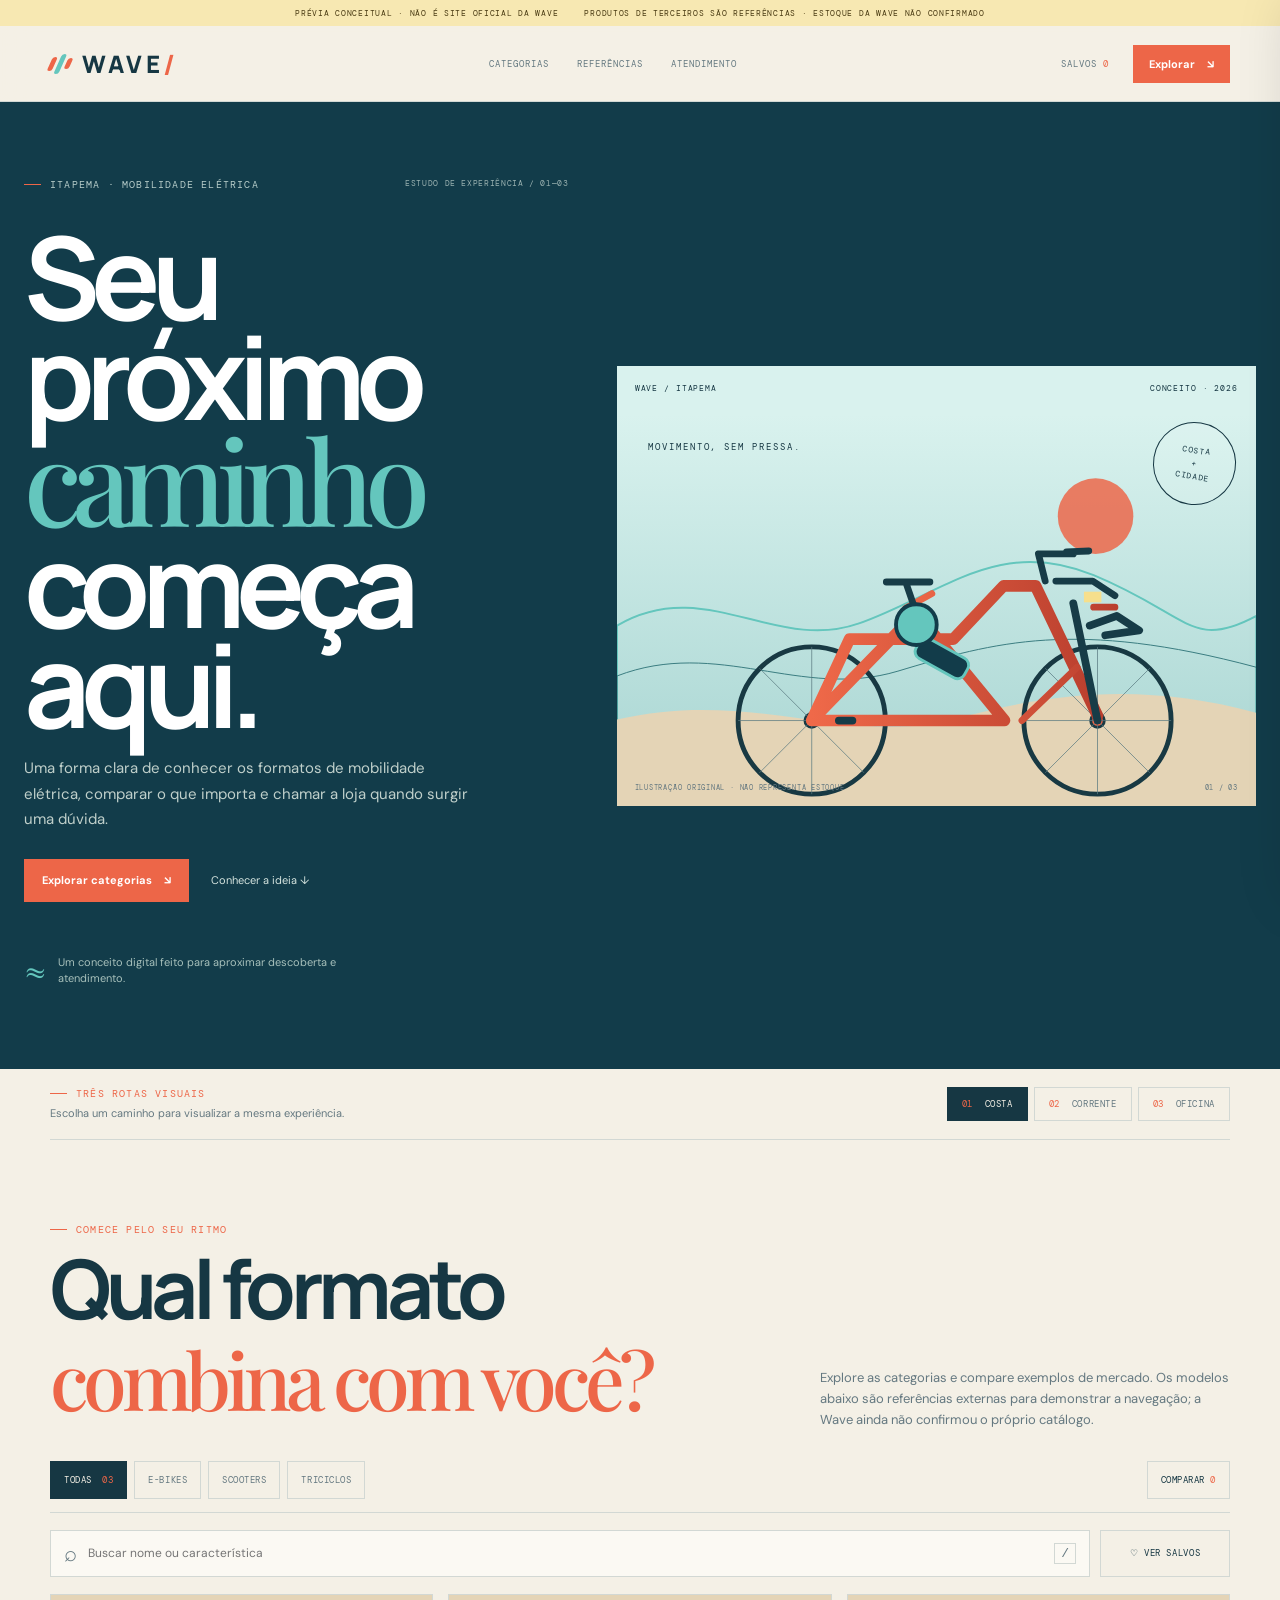
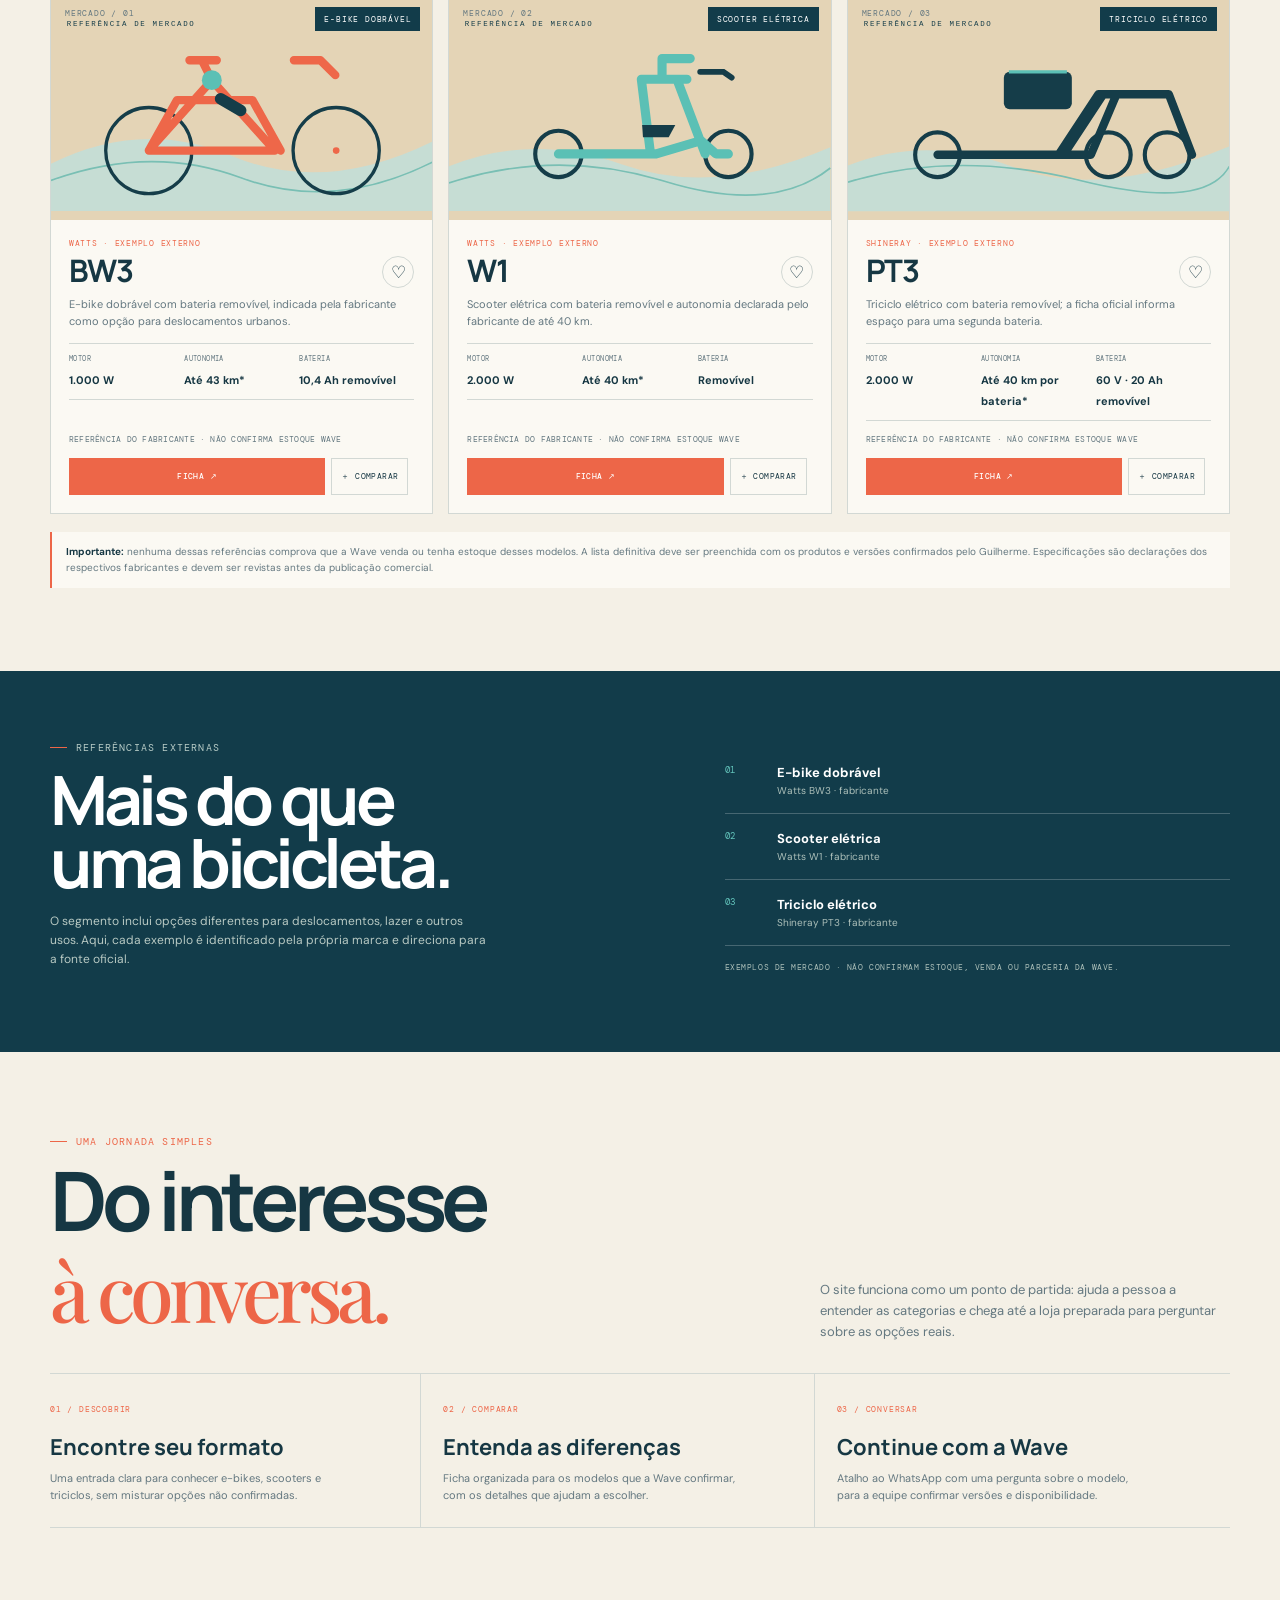
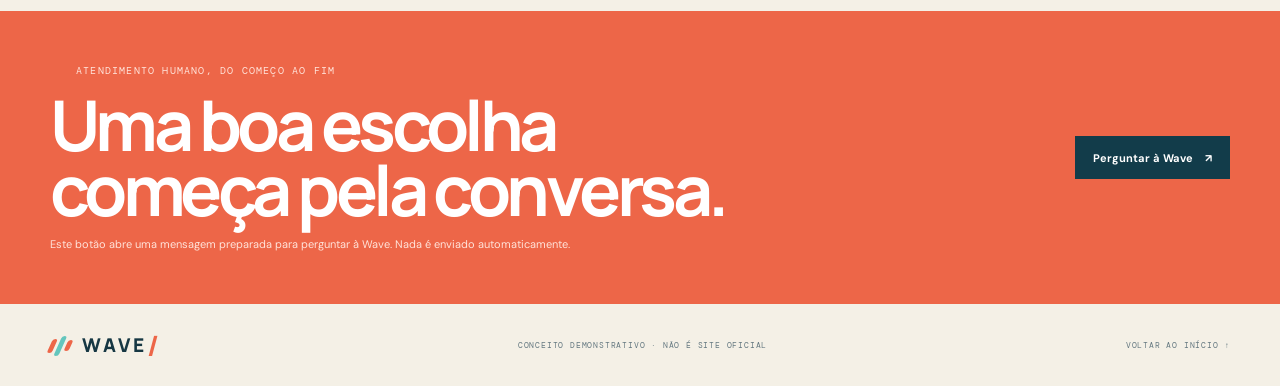
<file: index.html>
<!doctype html>
<html lang="pt-BR">
<head>
  <meta charset="utf-8">
  <meta name="viewport" content="width=device-width, initial-scale=1">
  <meta name="robots" content="noindex, nofollow">
  <meta name="theme-color" content="#123c4a">
  <meta name="description" content="Conceito demonstrativo de navegação para a Wave Bikes, em Itapema. Exemplos externos não confirmam produtos no estoque da loja.">
  <title>Wave Bikes — conceito de mobilidade em Itapema</title>
  <link rel="preconnect" href="https://fonts.googleapis.com">
  <link rel="preconnect" href="https://fonts.gstatic.com" crossorigin>
  <link href="https://fonts.googleapis.com/css2?family=DM+Mono:wght@400;500&family=DM+Sans:wght@400;500;600;700&family=Manrope:wght@400;500;600;700;800&family=Playfair+Display:ital,wght@0,500;0,600;1,500;1,600&display=swap" rel="stylesheet">
  <link rel="stylesheet" href="styles.css?v=wave-20261027">
  <script src="script.js?v=wave-20261027" defer></script>
</head>
<body data-theme="0">
  <div class="concept-alert"><span>PRÉVIA CONCEITUAL · NÃO É SITE OFICIAL DA WAVE</span><span>PRODUTOS DE TERCEIROS SÃO REFERÊNCIAS · ESTOQUE DA WAVE NÃO CONFIRMADO</span></div>
  <header class="site-header" id="top">
    <a class="brand" href="#top" aria-label="Wave início"><span class="brand-mark" aria-hidden="true"><i></i><i></i><i></i></span>WAVE<span class="brand-dot">/</span></a>
    <nav class="nav" id="main-nav" aria-label="Navegação principal">
      <a href="#categorias">Categorias</a><a href="#referencias">Referências</a><a href="#atendimento">Atendimento</a>
    </nav>
    <div class="nav-actions"><button id="saved-filter" class="saved-filter" type="button" aria-pressed="false">Salvos <span id="saved-count">0</span></button><a href="#categorias" class="nav-cta">Explorar <span aria-hidden="true">↘</span></a></div>
    <button class="menu-toggle" id="menu-toggle" type="button" aria-expanded="false" aria-controls="main-nav" aria-label="Abrir menu"><span></span><span></span></button>
  </header>

  <main>
    <section class="hero">
      <div class="hero-wrap">
        <div class="hero-copy">
          <div class="hero-kicker"><span class="eyebrow"><i></i> ITAPEMA · MOBILIDADE ELÉTRICA</span><span class="hero-sequence">ESTUDO DE EXPERIÊNCIA / 01—03</span></div>
          <h1>Seu próximo<br><em>caminho</em><br>começa aqui.</h1>
          <p>Uma forma clara de conhecer os formatos de mobilidade elétrica, comparar o que importa e chamar a loja quando surgir uma dúvida.</p>
          <div class="hero-actions"><a class="button button-primary" href="#categorias">Explorar categorias <span aria-hidden="true">↘</span></a><a class="text-link" href="#ideia">Conhecer a ideia <span aria-hidden="true">↓</span></a></div>
          <div class="hero-note"><span class="wave-symbol" aria-hidden="true">≈</span><span>Um conceito digital feito para aproximar descoberta e atendimento.</span></div>
        </div>
        <div class="hero-visual">
          <div class="visual-top"><span>WAVE / ITAPEMA</span><span>CONCEITO · 2026</span></div>
          <svg class="hero-bike" viewBox="0 0 660 410" role="img" aria-labelledby="hero-bike-title hero-bike-desc">
            <title id="hero-bike-title">Ilustração conceitual de uma bicicleta elétrica urbana</title>
            <desc id="hero-bike-desc">Ilustração original, não representa um modelo específico vendido pela Wave.</desc>
            <defs><linearGradient id="frame" x1="0" x2="1"><stop stop-color="var(--bike-frame-a)"/><stop offset="1" stop-color="var(--bike-frame-b)"/></linearGradient><linearGradient id="sky" x1="0" x2="0" y1="0" y2="1"><stop stop-color="var(--sky-a)"/><stop offset="1" stop-color="var(--sky-b)"/></linearGradient></defs>
            <path class="sky" d="M0 0h660v410H0z"/><circle class="sun" cx="494" cy="105" r="39"/>
            <path class="coast-line coast-one" d="M0 218c90-53 163 28 249-2s144-91 243-50 101 78 168 42v202H0z"/><path class="coast-line coast-two" d="M0 270c104-40 190 25 290-5s183-54 370-4v149H0z"/>
            <path class="ground" d="M0 315c139-33 243 29 351-1s201-35 309-6v102H0z"/>
            <g class="bike" transform="translate(57 40)">
              <circle class="wheel" cx="144" cy="276" r="76"/><circle class="wheel" cx="439" cy="276" r="76"/>
              <circle class="hub" cx="144" cy="276" r="7"/><circle class="hub" cx="439" cy="276" r="7"/>
              <g class="spokes"><path d="M144 200v152M68 276h152m-130-54 108 108m0-108L90 330M439 200v152m-76-76h152m-130-54 108 108m0-108L385 330"/></g>
              <path class="bike-frame" d="m144 276 108-111 91 111H144l39-84h107l52-55 33 0 64 134"/>
              <path class="bike-frame thin" d="m241 160 27-15m93 131 57-55m17-62 22 0"/>
              <path class="fork" d="m414 155 25 121m-267 0 14 0"/>
              <path class="seatpost" d="m252 165-11-32m-20 0h45m130-1h38l23 15"/>
              <path class="handle" d="m385 132-7-28h36m-7-2 23-1"/>
              <rect class="battery" x="259" y="188" width="57" height="23" rx="8" transform="rotate(29 259 188)"/>
              <path class="motor" d="M252 156c-12 0-21 9-21 21s9 21 21 21 21-9 21-21-9-21-21-21z"/>
              <path class="light" d="M425 143h18v11h-18z"/><path class="rack" d="m431 178 28-10 23 15-35 5"/>
            </g>
            <text class="hero-visual-label" x="32" y="37">MOVIMENTO, SEM PRESSA.</text>
          </svg>
          <div class="hero-caption"><span>ILUSTRAÇÃO ORIGINAL · NÃO REPRESENTA ESTOQUE</span><span>01 / 03</span></div>
          <div class="hero-stamp">COSTA<br>+<br>CIDADE</div>
        </div>
      </div>
    </section>

    <section class="design-switch wrap" aria-label="Três direções visuais">
      <div class="switch-copy"><span class="eyebrow"><i></i> TRÊS ROTAS VISUAIS</span><p>Escolha um caminho para visualizar a mesma experiência.</p></div>
      <div class="theme-controls" role="group" aria-label="Selecionar direção visual">
        <button type="button" data-theme-choice="0" aria-pressed="true"><span>01</span> Costa</button>
        <button type="button" data-theme-choice="1" aria-pressed="false"><span>02</span> Corrente</button>
        <button type="button" data-theme-choice="2" aria-pressed="false"><span>03</span> Oficina</button>
      </div>
    </section>

    <section class="section wrap categories-section" id="categorias">
      <div class="section-head"><div><span class="eyebrow"><i></i> COMECE PELO SEU RITMO</span><h2>Qual formato<br><em>combina com você?</em></h2></div><p>Explore as categorias e compare exemplos de mercado. Os modelos abaixo são referências externas para demonstrar a navegação; a Wave ainda não confirmou o próprio catálogo.</p></div>
      <div class="category-tabs" role="group" aria-label="Filtrar referências por categoria">
        <button class="category-tab is-active" type="button" data-filter="all" aria-pressed="true">Todas <span>03</span></button>
        <button class="category-tab" type="button" data-filter="bike" aria-pressed="false">E-bikes</button>
        <button class="category-tab" type="button" data-filter="scooter" aria-pressed="false">Scooters</button>
        <button class="category-tab" type="button" data-filter="trike" aria-pressed="false">Triciclos</button>
        <button id="compare-trigger" class="compare-trigger" type="button" aria-pressed="false">Comparar <span id="compare-count">0</span></button>
      </div>
      <div class="catalog-tools">
        <label class="searchbox"><span aria-hidden="true">⌕</span><input id="catalog-search" type="search" placeholder="Buscar nome ou característica" aria-label="Buscar nas referências do catálogo" autocomplete="off"><kbd>/</kbd></label>
        <button class="saved-toggle" id="saved-catalog-toggle" type="button" aria-pressed="false">♡ Ver salvos</button>
      </div>
      <div class="product-grid" id="product-grid" aria-live="polite"></div>
      <p class="catalog-note"><strong>Importante:</strong> nenhuma dessas referências comprova que a Wave venda ou tenha estoque desses modelos. A lista definitiva deve ser preenchida com os produtos e versões confirmados pelo Guilherme. Especificações são declarações dos respectivos fabricantes e devem ser revistas antes da publicação comercial.</p>
    </section>

    <section class="market-strip" id="referencias">
      <div class="wrap market-content"><div><span class="eyebrow"><i></i> REFERÊNCIAS EXTERNAS</span><h2>Mais do que<br>uma bicicleta.</h2><p>O segmento inclui opções diferentes para deslocamentos, lazer e outros usos. Aqui, cada exemplo é identificado pela própria marca e direciona para a fonte oficial.</p></div><div class="market-list"><div><span>01</span><strong>E-bike dobrável</strong><small>Watts BW3 · fabricante</small></div><div><span>02</span><strong>Scooter elétrica</strong><small>Watts W1 · fabricante</small></div><div><span>03</span><strong>Triciclo elétrico</strong><small>Shineray PT3 · fabricante</small></div><p>EXEMPLOS DE MERCADO · NÃO CONFIRMAM ESTOQUE, VENDA OU PARCERIA DA WAVE.</p></div></div>
    </section>

    <section class="section wrap idea-section" id="ideia">
      <div class="section-head"><div><span class="eyebrow"><i></i> UMA JORNADA SIMPLES</span><h2>Do interesse<br><em>à conversa.</em></h2></div><p>O site funciona como um ponto de partida: ajuda a pessoa a entender as categorias e chega até a loja preparada para perguntar sobre as opções reais.</p></div>
      <div class="journey">
        <article><span>01 / DESCOBRIR</span><h3>Encontre seu formato</h3><p>Uma entrada clara para conhecer e-bikes, scooters e triciclos, sem misturar opções não confirmadas.</p></article>
        <article><span>02 / COMPARAR</span><h3>Entenda as diferenças</h3><p>Ficha organizada para os modelos que a Wave confirmar, com os detalhes que ajudam a escolher.</p></article>
        <article><span>03 / CONVERSAR</span><h3>Continue com a Wave</h3><p>Atalho ao WhatsApp com uma pergunta sobre o modelo, para a equipe confirmar versões e disponibilidade.</p></article>
      </div>
    </section>

    <section class="cta-band" id="atendimento"><div class="wrap cta-inner"><div><span class="eyebrow"><i></i> ATENDIMENTO HUMANO, DO COMEÇO AO FIM</span><h2>Uma boa escolha<br>começa pela conversa.</h2><p>Este botão abre uma mensagem preparada para perguntar à Wave. Nada é enviado automaticamente.</p></div><a class="button button-dark" id="wave-contact" href="https://wa.me/5547989215624" target="_blank" rel="noopener noreferrer">Perguntar à Wave <span aria-hidden="true">↗</span></a></div></section>
  </main>

  <footer class="footer"><div class="wrap footer-inner"><a class="brand" href="#top"><span class="brand-mark" aria-hidden="true"><i></i><i></i><i></i></span>WAVE<span class="brand-dot">/</span></a><p>CONCEITO DEMONSTRATIVO · NÃO É SITE OFICIAL</p><a href="#top">Voltar ao início ↑</a></div></footer>
  <aside class="compare-panel" id="compare-panel" role="dialog" aria-modal="true" tabindex="-1" aria-hidden="true" aria-labelledby="compare-title"><div class="compare-head"><div><span class="eyebrow">COMPARAÇÃO RÁPIDA · ATÉ TRÊS</span><h2 id="compare-title">Lado a lado.</h2></div><button id="compare-close" type="button" aria-label="Fechar comparação">×</button></div><div id="compare-items" class="compare-items"></div><p class="panel-note">Referências de mercado, sem confirmação de estoque na Wave.</p><a href="https://wa.me/5547989215624" id="compare-contact" class="button button-primary" target="_blank" rel="noopener noreferrer">Perguntar à Wave ↗</a></aside>
  <div class="scrim" id="scrim" hidden></div>
  <dialog class="product-dialog" id="product-dialog"><button class="dialog-close" type="button" aria-label="Fechar detalhes">×</button><div id="dialog-content"></div></dialog>
  <div class="toast" id="toast" role="status" aria-live="polite"></div>
</body>
</html>
</file>
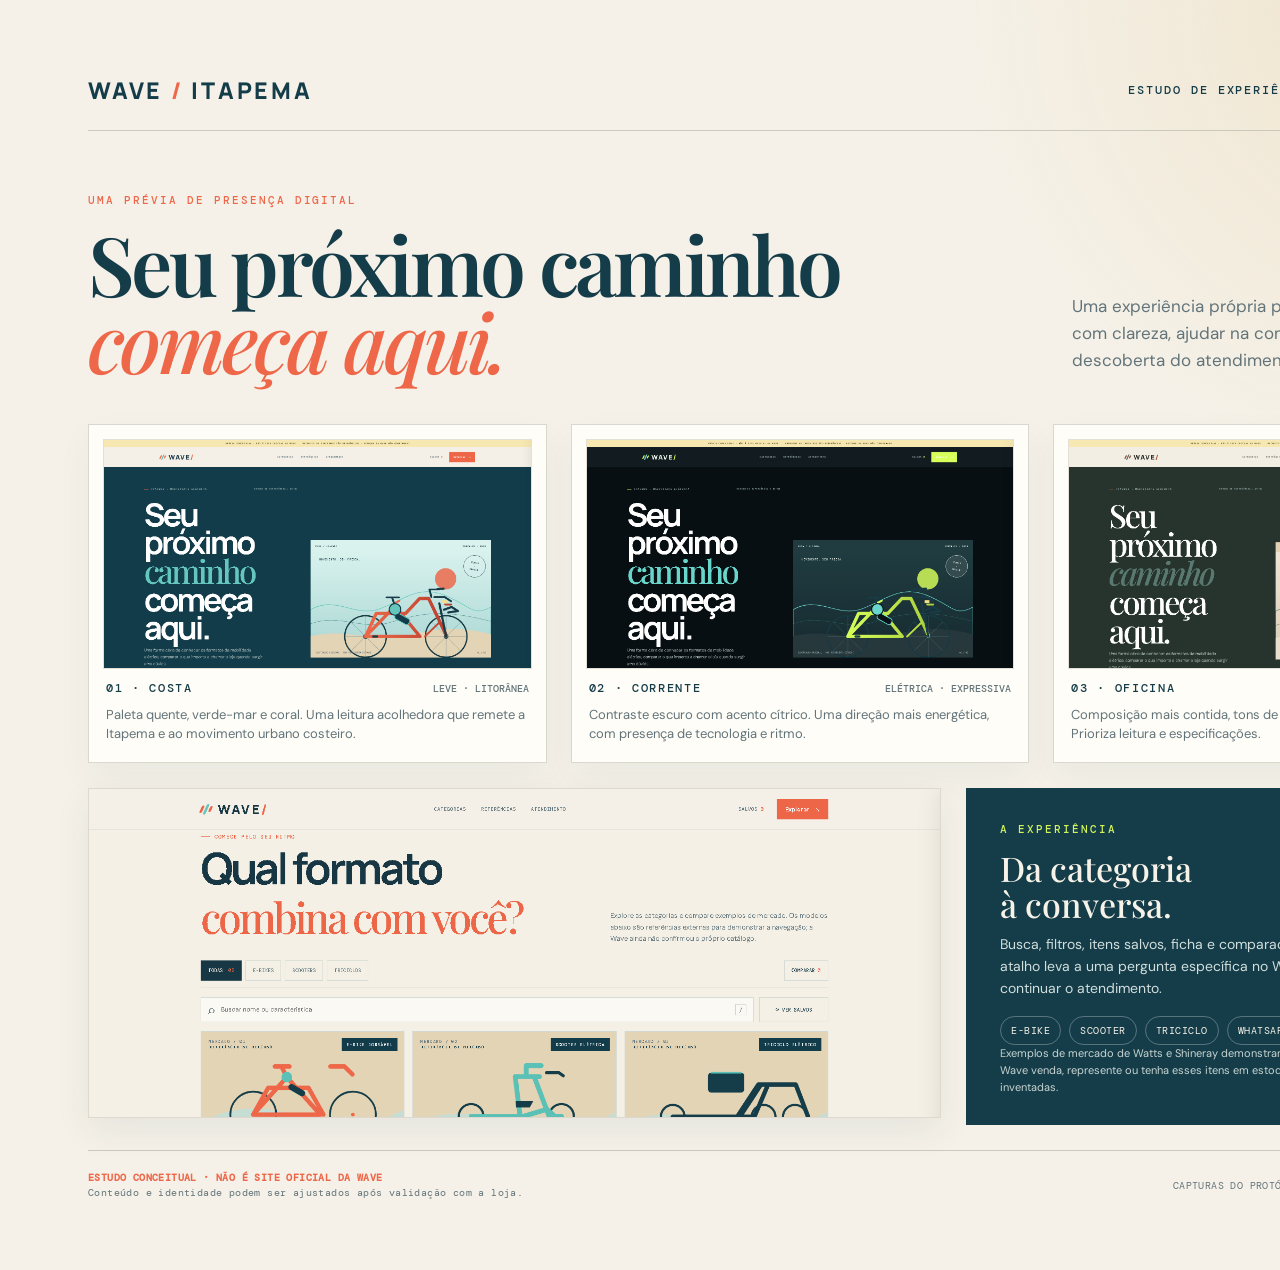
<file: arte/apresentacao.html>
<!doctype html>
<html lang="pt-BR">
<head>
<meta charset="utf-8"><meta name="viewport" content="width=device-width,initial-scale=1">
<title>Wave Bikes — estudo visual</title>
<style>
@import url('https://fonts.googleapis.com/css2?family=DM+Mono:wght@400;500&family=DM+Sans:wght@400;500;600;700&family=Manrope:wght@400;500;600;700;800&family=Playfair+Display:ital,wght@0,500;0,600;1,500&display=swap');
:root{--ink:#153d49;--muted:#62747a;--paper:#f5f1e8;--coral:#ee6749;--mint:#5bc0b5;--lime:#d0f45a}*{box-sizing:border-box}body{margin:0;background:var(--paper);color:var(--ink);font-family:'DM Sans',sans-serif}.sheet{width:1600px;min-height:1260px;margin:auto;padding:74px 88px 70px;background:radial-gradient(circle at 90% 0%,#efe3cb 0,transparent 25%),var(--paper);overflow:hidden}.top{display:flex;justify-content:space-between;align-items:center;border-bottom:1px solid #c9c9bd;padding-bottom:24px;font:500 12px 'DM Mono',monospace;letter-spacing:.16em}.brand{font:800 23px Manrope,sans-serif;letter-spacing:.12em}.brand i{color:var(--coral);font-style:normal}.eyebrow{font:500 11px 'DM Mono',monospace;letter-spacing:.18em;color:var(--coral)}.intro{display:grid;grid-template-columns:1fr 440px;align-items:end;gap:100px;padding:57px 0 45px}.intro h1{font:600 82px/.94 'Playfair Display',serif;letter-spacing:-.045em;margin:16px 0 0;max-width:900px}.intro h1 em{color:var(--coral);font-weight:500}.intro p{font:400 17px/1.6 'DM Sans',sans-serif;color:var(--muted);margin:0 0 5px}.routes{display:grid;grid-template-columns:repeat(3,1fr);gap:24px}.route{background:#fffdf7;border:1px solid #d9d7ce;padding:14px 14px 18px;box-shadow:0 15px 35px #153d490c}.route img{display:block;width:100%;height:230px;object-fit:cover;object-position:top;border:1px solid #e5e0d6}.route-head{display:flex;justify-content:space-between;align-items:center;padding:11px 3px 6px}.route-head b{font:500 12px 'DM Mono',monospace;letter-spacing:.14em}.route-head span{font:500 10px 'DM Mono',monospace;color:var(--muted)}.route p{margin:4px 3px 0;color:var(--muted);font-size:13px;line-height:1.45}.catalog{margin-top:25px;display:grid;grid-template-columns:1.22fr .78fr;gap:25px;align-items:stretch}.catalog img{width:100%;height:330px;object-fit:cover;object-position:top;border:1px solid #ded9cf;box-shadow:0 12px 34px #153d4912}.note{background:#153d49;color:#f6f2e8;padding:29px 34px;display:flex;flex-direction:column;justify-content:space-between}.note h2{font:500 34px/1.05 'Playfair Display',serif;margin:13px 0 12px}.note p{font-size:14px;line-height:1.55;color:#d0dedc;margin:0}.chips{display:flex;gap:8px;flex-wrap:wrap;margin-top:17px}.chips span{border:1px solid #ffffff48;border-radius:30px;padding:7px 10px;font:10px 'DM Mono',monospace;letter-spacing:.05em}.bottom{display:flex;justify-content:space-between;gap:30px;align-items:center;border-top:1px solid #c9c9bd;padding-top:19px;margin-top:25px;color:var(--muted);font:10px/1.5 'DM Mono',monospace;letter-spacing:.04em}.bottom strong{color:var(--coral)}
</style>
</head>
<body><main class="sheet">
  <header class="top"><div class="brand">WAVE<i> /</i> ITAPEMA</div><div>ESTUDO DE EXPERIÊNCIA DIGITAL · 27 OUT 2026</div></header>
  <section class="intro"><div><span class="eyebrow">UMA PRÉVIA DE PRESENÇA DIGITAL</span><h1>Seu próximo caminho<br><em>começa aqui.</em></h1></div><p>Uma experiência própria para apresentar categorias com clareza, ajudar na comparação e aproximar a descoberta do atendimento da Wave.</p></section>
  <section class="routes" aria-label="Três direções visuais">
    <article class="route"><img src="costa.png" alt="Captura real do protótipo na direção Costa"><div class="route-head"><b>01 · COSTA</b><span>LEVE · LITORÂNEA</span></div><p>Paleta quente, verde-mar e coral. Uma leitura acolhedora que remete a Itapema e ao movimento urbano costeiro.</p></article>
    <article class="route"><img src="corrente.png" alt="Captura real do protótipo na direção Corrente"><div class="route-head"><b>02 · CORRENTE</b><span>ELÉTRICA · EXPRESSIVA</span></div><p>Contraste escuro com acento cítrico. Uma direção mais energética, com presença de tecnologia e ritmo.</p></article>
    <article class="route"><img src="oficina.png" alt="Captura real do protótipo na direção Oficina"><div class="route-head"><b>03 · OFICINA</b><span>EDITORIAL · TÉCNICA</span></div><p>Composição mais contida, tons de oficina e hierarquia editorial. Prioriza leitura e especificações.</p></article>
  </section>
  <section class="catalog"><img src="catalogo.png" alt="Captura real da navegação de catálogo com comparação de e-bike, scooter e triciclo"><div class="note"><div><span class="eyebrow" style="color:#d0f45a">A EXPERIÊNCIA</span><h2>Da categoria<br>à conversa.</h2><p>Busca, filtros, itens salvos, ficha e comparação lado a lado; depois, um atalho leva a uma pergunta específica no WhatsApp para a equipe continuar o atendimento.</p><div class="chips"><span>E-BIKE</span><span>SCOOTER</span><span>TRICICLO</span><span>WHATSAPP</span></div></div><p style="font-size:11px;color:#c8d4d2">Exemplos de mercado de Watts e Shineray demonstram a navegação. Não confirmam que a Wave venda, represente ou tenha esses itens em estoque. Sem preço, estoque ou condições inventadas.</p></div></section>
  <footer class="bottom"><span><strong>ESTUDO CONCEITUAL · NÃO É SITE OFICIAL DA WAVE</strong><br>Conteúdo e identidade podem ser ajustados após validação com a loja.</span><span>CAPTURAS DO PROTÓTIPO RESPONSIVO · 3 DIREÇÕES VISUAIS</span></footer>
</main></body></html>
</file>
<file: styles.css>
:root{--bg:#f4f0e6;--panel:#fbf9f3;--ink:#163743;--muted:#647880;--line:#d2d8d4;--accent:#ed6648;--accent2:#64c6bd;--deep:#123c4a;--sand:#e4d4b6;--sky-a:#d9f2ee;--sky-b:#a6d4d1;--bike-frame-a:#ef6949;--bike-frame-b:#ba3f2e;--serif:"Playfair Display",Georgia,serif;--sans:"DM Sans",Arial,sans-serif;--display:Manrope,Arial,sans-serif;--mono:"DM Mono",monospace;font-family:var(--sans);color:var(--ink);background:var(--bg);font-synthesis:none}
*{box-sizing:border-box}html{scroll-behavior:smooth}body{margin:0;background:var(--bg);color:var(--ink);transition:background .3s,color .3s}body[data-theme="1"]{--bg:#111b20;--panel:#1a292d;--ink:#edf5ed;--muted:#9eafad;--line:#34474a;--accent:#d7ff59;--accent2:#69d6cb;--deep:#081216;--sand:#26383b;--sky-a:#203c40;--sky-b:#15292f;--bike-frame-a:#d7ff59;--bike-frame-b:#a9cf3d}
body[data-theme="2"]{--bg:#f2eee4;--panel:#fffdf7;--ink:#282d28;--muted:#767467;--line:#d9d4c7;--accent:#9f4b34;--accent2:#597970;--deep:#27342e;--sand:#e7dfce;--sky-a:#ece5d5;--sky-b:#d8cbb4;--bike-frame-a:#a74931;--bike-frame-b:#753a2e}
button,input,a{font:inherit}button{cursor:pointer}a{color:inherit}button:focus-visible,a:focus-visible,input:focus-visible{outline:3px solid var(--accent);outline-offset:3px}.wrap{width:min(1180px,calc(100% - 48px));margin-inline:auto}.eyebrow{font:10px var(--mono);letter-spacing:.12em;text-transform:uppercase;color:var(--muted);display:flex;align-items:center;gap:9px}.eyebrow i{width:17px;height:1px;background:var(--accent);display:inline-block}
.concept-alert{background:#f7e8b2;color:#4a3b13;display:flex;justify-content:center;align-items:center;gap:26px;padding:8px 14px;text-align:center;font:8px var(--mono);letter-spacing:.09em;text-transform:uppercase}.site-header{height:76px;position:sticky;top:0;z-index:30;background:color-mix(in srgb,var(--bg) 93%,transparent);backdrop-filter:blur(14px);border-bottom:1px solid var(--line);display:flex;align-items:center;justify-content:space-between;padding-inline:max(24px,calc((100vw - 1180px)/2));gap:20px}.brand{text-decoration:none;display:inline-flex;align-items:center;gap:8px;font:800 24px var(--display);letter-spacing:.16em}.brand-mark{height:21px;width:24px;display:flex;align-items:center;gap:3px;transform:skew(-24deg)}.brand-mark i{display:block;width:5px;background:var(--accent);border-radius:9px;height:14px}.brand-mark i:nth-child(2){height:20px;background:var(--accent2)}.brand-mark i:nth-child(3){height:11px}.brand-dot{color:var(--accent);font:700 28px var(--display);letter-spacing:0;margin-left:-8px}.nav{display:flex;align-items:center;gap:28px}.nav a,.saved-filter{font:9px var(--mono);letter-spacing:.11em;text-transform:uppercase;color:var(--muted);text-decoration:none}.nav a:hover,.saved-filter:hover{color:var(--ink)}.nav-actions{display:flex;align-items:center;gap:14px}.saved-filter{border:0;background:transparent;padding:10px}.saved-filter span{color:var(--accent)}.nav-cta,.button{min-height:43px;padding:0 17px;display:inline-flex;align-items:center;justify-content:center;gap:12px;text-decoration:none;font-size:11px;font-weight:700;border:1px solid var(--accent);background:var(--accent);color:#fff;transition:transform .2s,filter .2s}.nav-cta:hover,.button:hover{transform:translateY(-2px);filter:brightness(1.06)}.nav-cta{min-height:38px;padding-inline:15px}.button-primary{background:var(--accent);color:#fff}.button-dark{background:var(--deep);border-color:var(--deep);color:#fff}.menu-toggle{display:none;border:1px solid var(--line);background:transparent;color:var(--ink);width:40px;height:40px}.menu-toggle span{display:block;width:16px;height:1px;background:currentColor;margin:5px auto}
.hero{background:var(--deep);color:#fff;overflow:hidden}.hero-wrap{width:min(1300px,calc(100% - 48px));margin:auto;padding:76px 0 74px;display:grid;grid-template-columns:.92fr 1.08fr;gap:48px;align-items:center}.hero-kicker{display:flex;justify-content:space-between;gap:16px}.hero-kicker .eyebrow{color:#b6ccc9}.hero-sequence{font:8px var(--mono);letter-spacing:.08em;color:#9bb2b1}.hero-copy h1{font:700 clamp(70px,9vw,120px)/.87 var(--display);letter-spacing:-.075em;margin:35px 0 22px;max-width:650px}.hero-copy h1 em{font:500 1.02em/.89 var(--serif);letter-spacing:-.08em;color:var(--accent2)}.hero-copy>p{max-width:445px;color:#c0d0cb;font-size:15px;line-height:1.7}.hero-actions{display:flex;align-items:center;gap:22px;flex-wrap:wrap;margin-top:26px}.hero-actions .button{background:var(--accent);border-color:var(--accent)}.text-link{color:#d5e4df;font-size:11px;text-decoration:none;text-underline-offset:5px}.text-link:hover{text-decoration:underline}.hero-note{display:flex;align-items:center;gap:12px;color:#a7c0bb;font-size:11px;line-height:1.4;max-width:350px;margin-top:45px}.wave-symbol{color:var(--accent2);font:36px var(--serif)}
.hero-visual{position:relative;background:var(--sky-a);min-height:440px;overflow:hidden}.visual-top,.hero-caption{display:flex;justify-content:space-between;position:absolute;left:18px;right:18px;z-index:2;font:8px var(--mono);letter-spacing:.11em;color:var(--ink)}.visual-top{top:17px}.hero-caption{bottom:14px;color:var(--muted);font-size:7px}.hero-bike{position:absolute;inset:6% 0 0;width:100%;height:100%}.sky{fill:url(#sky)}.sun{fill:var(--accent);opacity:.83}.coast-line{fill:none;stroke:var(--accent2);stroke-width:2}.coast-two{stroke:color-mix(in srgb,var(--accent2) 45%,var(--deep));stroke-width:1}.ground{fill:var(--sand)}.wheel{fill:none;stroke:#183943;stroke-width:5}.hub{fill:var(--accent);stroke:#183943;stroke-width:3}.spokes{stroke:#597980;stroke-width:1;opacity:.75}.bike-frame{fill:none;stroke:url(#frame);stroke-width:12;stroke-linecap:round;stroke-linejoin:round}.bike-frame.thin{stroke-width:7}.fork,.seatpost,.handle,.rack{fill:none;stroke:#173c47;stroke-width:8;stroke-linecap:round;stroke-linejoin:round}.seatpost,.handle{stroke-width:7}.battery{fill:var(--deep);stroke:var(--accent2);stroke-width:3}.motor{fill:var(--accent2);stroke:var(--deep);stroke-width:4}.light{fill:#f6df8c}.hero-visual-label{font:9px var(--mono);fill:var(--ink);letter-spacing:2px}.hero-stamp{position:absolute;right:20px;top:56px;width:83px;height:83px;border:1px solid var(--ink);border-radius:50%;display:grid;place-items:center;text-align:center;color:var(--ink);font:8px/1.6 var(--mono);letter-spacing:.09em;transform:rotate(9deg);background:#ffffff18}
.design-switch{padding:18px 0;border-bottom:1px solid var(--line);display:flex;align-items:center;justify-content:space-between;gap:20px}.switch-copy .eyebrow{color:var(--accent)}.switch-copy p{margin:6px 0 0;font-size:11px;color:var(--muted)}.theme-controls{display:flex;gap:6px}.theme-controls button{border:1px solid var(--line);color:var(--muted);background:transparent;padding:10px 14px;font:9px var(--mono);letter-spacing:.07em;text-transform:uppercase}.theme-controls button span{color:var(--accent);margin-right:6px}.theme-controls button[aria-pressed=true]{background:var(--ink);border-color:var(--ink);color:var(--bg)}
.section{padding:83px 0}.section-head{display:flex;justify-content:space-between;align-items:end;gap:35px;margin-bottom:30px}.section-head .eyebrow{color:var(--accent)}.section-head h2,.market-content h2,.cta-inner h2{font:700 clamp(51px,7vw,82px)/.93 var(--display);letter-spacing:-.065em;margin:14px 0 0}.section-head h2 em{font:500 .96em var(--serif);letter-spacing:-.07em;color:var(--accent)}.section-head>p{max-width:410px;color:var(--muted);font-size:13px;line-height:1.65;margin:0}.category-tabs{display:flex;align-items:center;gap:7px;border-bottom:1px solid var(--line);padding-bottom:13px;flex-wrap:wrap}.category-tab,.compare-trigger{height:38px;padding:0 13px;background:transparent;border:1px solid var(--line);color:var(--muted);font:9px var(--mono);letter-spacing:.06em;text-transform:uppercase}.category-tab.is-active,.category-tab[aria-pressed=true]{background:var(--ink);border-color:var(--ink);color:var(--bg)}.category-tab span{color:var(--accent);margin-left:5px}.compare-trigger{margin-left:auto;color:var(--ink)}.compare-trigger span{color:var(--accent)}.catalog-tools{display:flex;gap:10px;margin:17px 0}.searchbox{height:47px;display:flex;align-items:center;gap:9px;flex:1;border:1px solid var(--line);background:var(--panel);padding:0 13px}.searchbox>span{font-size:22px;color:var(--muted)}.searchbox input{border:0;outline:0;background:transparent;color:var(--ink);width:100%;font-size:12px}.searchbox kbd{border:1px solid var(--line);padding:2px 6px;color:var(--muted)}.saved-toggle{min-width:130px;background:transparent;border:1px solid var(--line);color:var(--ink);font:9px var(--mono);letter-spacing:.07em;text-transform:uppercase}.saved-toggle[aria-pressed=true]{border-color:var(--accent);color:var(--accent)}
.product-grid{display:grid;grid-template-columns:repeat(3,minmax(0,1fr));gap:15px}.product-card{background:var(--panel);border:1px solid var(--line);display:flex;flex-direction:column;min-width:0;transition:transform .2s,border-color .2s}.product-card:hover{transform:translateY(-3px);border-color:var(--accent)}.product-art{height:225px;background:var(--sand);position:relative;overflow:hidden;display:grid;place-items:center}.product-art svg{width:100%;height:100%;transition:transform .35s}.product-card:hover .product-art svg{transform:scale(1.035)}.product-number,.product-badge{position:absolute;z-index:1;font:8px var(--mono);letter-spacing:.1em;text-transform:uppercase}.product-number{top:13px;left:14px;color:var(--muted)}.product-badge{right:12px;top:12px;background:var(--deep);color:white;padding:7px 9px}.product-copy{padding:18px;display:flex;flex-direction:column;flex:1}.product-source{color:var(--accent);font:8px var(--mono);letter-spacing:.09em;text-transform:uppercase}.product-title-row{display:flex;justify-content:space-between;align-items:flex-start;gap:9px;margin:8px 0}.product-title-row h3{font:700 31px/.95 var(--display);letter-spacing:-.04em;margin:0}.favorite{width:32px;height:32px;flex:0 0 auto;border:1px solid var(--line);border-radius:50%;background:transparent;color:var(--ink);font-size:17px}.favorite[aria-pressed=true]{color:var(--accent);border-color:var(--accent)}.product-description{font-size:11px;line-height:1.55;color:var(--muted);min-height:34px;margin:0 0 13px}.specs{display:grid;grid-template-columns:repeat(3,1fr);border-block:1px solid var(--line);margin-bottom:13px}.specs div{padding:10px 4px 10px 0}.specs span{font:7px var(--mono);color:var(--muted);letter-spacing:.06em;text-transform:uppercase;display:block;margin-bottom:5px}.specs b{font-size:11px}.external-note{font:8px/1.45 var(--mono);color:var(--muted);text-transform:uppercase;letter-spacing:.03em;margin:auto 0 12px}.card-actions{display:grid;grid-template-columns:1fr auto auto;gap:6px}.card-actions button{height:37px;border:1px solid var(--line);background:transparent;color:var(--ink);font:8px var(--mono);text-transform:uppercase;letter-spacing:.05em;padding:0 9px}.card-actions .details{background:var(--accent);border-color:var(--accent);color:white;font-weight:700}.card-actions .compare[aria-pressed=true]{color:var(--accent);border-color:var(--accent)}.catalog-note{border-left:2px solid var(--accent);padding:12px 14px;background:var(--panel);font-size:10px;line-height:1.6;color:var(--muted);margin:18px 0 0}.catalog-note strong{color:var(--ink)}
.market-strip{background:var(--deep);color:white;padding:70px 0}.market-content{display:grid;grid-template-columns:1fr .85fr;gap:80px;align-items:center}.market-content .eyebrow{color:#b7cbc6}.market-content h2{font-size:68px}.market-content h2 em{font-family:var(--serif);font-weight:500;color:var(--accent2)}.market-content>div:first-child>p{max-width:440px;color:#b8c9c3;line-height:1.6;font-size:12px;margin-top:18px}.market-list>div{display:grid;grid-template-columns:40px 1fr;gap:3px 12px;padding:16px 0;border-bottom:1px solid #ffffff38}.market-list>div span{grid-row:span 2;color:var(--accent2);font:9px var(--mono)}.market-list strong{font-size:13px}.market-list small{color:#adc0ba;font-size:10px}.market-list>p{font:8px/1.6 var(--mono);letter-spacing:.07em;color:#adc0ba;margin:15px 0 0}
.journey{display:grid;grid-template-columns:repeat(3,1fr);border-top:1px solid var(--line);border-bottom:1px solid var(--line)}.journey article{padding:22px 22px 22px 0;border-right:1px solid var(--line);margin-right:22px}.journey article:last-child{border-right:0;margin-right:0}.journey span{font:8px var(--mono);letter-spacing:.1em;color:var(--accent)}.journey h3{font:700 22px var(--display);margin:15px 0 8px}.journey p{font-size:11px;line-height:1.6;color:var(--muted);margin:0;max-width:310px}
.cta-band{background:var(--accent);color:#fff;padding:53px 0}.cta-inner{display:flex;justify-content:space-between;align-items:center;gap:30px}.cta-inner .eyebrow{color:#ffe3da}.cta-inner h2{font-size:clamp(46px,6vw,70px);margin:15px 0}.cta-inner p{color:#ffe3da;font-size:11px;margin:0}.cta-inner .button-dark{flex:0 0 auto}.footer{padding:22px 0}.footer-inner{display:flex;align-items:center;justify-content:space-between;gap:18px}.footer .brand{font-size:19px}.footer p,.footer a:last-child{color:var(--muted);font:8px var(--mono);letter-spacing:.1em;text-transform:uppercase;text-decoration:none}
.compare-panel{position:fixed;z-index:70;right:0;top:0;bottom:0;width:min(480px,100%);padding:25px;background:var(--panel);color:var(--ink);box-shadow:-15px 0 50px #0002;transform:translateX(105%);transition:transform .25s;overflow:auto}.compare-panel.open{transform:translateX(0)}.compare-head{display:flex;justify-content:space-between;align-items:flex-start}.compare-head h2{font:700 39px var(--display);margin:9px 0}.compare-head button,.dialog-close{height:37px;width:37px;border:1px solid var(--line);background:transparent;color:var(--ink);font-size:19px}.compare-items{margin:18px 0}.compare-table{border-collapse:collapse;width:100%;font-size:11px}.compare-table th,.compare-table td{padding:12px 7px;border-top:1px solid var(--line);text-align:left}.compare-table th,.compare-table td:first-child{font:8px var(--mono);letter-spacing:.06em;color:var(--muted);text-transform:uppercase}.panel-note{font-size:10px;color:var(--muted);line-height:1.5}.compare-panel .button{margin-top:10px}.scrim{position:fixed;inset:0;background:#061015a8;z-index:60}.scrim[hidden]{display:none}
.product-dialog{width:min(760px,calc(100% - 26px));max-height:90vh;background:var(--panel);color:var(--ink);border:0;padding:24px;box-shadow:0 22px 70px #0005}.product-dialog::backdrop{background:#071117aa}.dialog-close{float:right}.detail-grid{clear:both;display:grid;grid-template-columns:.9fr 1.1fr;gap:24px;align-items:center;padding-top:12px}.detail-art{height:290px;background:var(--sand)}.detail-art svg{width:100%;height:100%}.detail-grid .eyebrow{color:var(--accent)}.detail-grid h2{font:700 43px var(--display);margin:9px 0}.detail-grid p{color:var(--muted);font-size:11px;line-height:1.6}.detail-grid dl{display:grid;grid-template-columns:1fr 1fr;gap:10px}.detail-grid dl div{border-top:1px solid var(--line);padding-top:9px}.detail-grid dt{font:8px var(--mono);color:var(--muted);text-transform:uppercase}.detail-grid dd{font-size:11px;font-weight:700;margin:5px 0 0}.detail-alert{background:#f6e8b6;color:#493b17;padding:10px;font-size:10px!important}
.empty-state{grid-column:1/-1;padding:34px;text-align:center;border:1px dashed var(--line);color:var(--muted);font-size:12px}.toast{position:fixed;z-index:90;bottom:21px;left:50%;transform:translate(-50%,16px);opacity:0;pointer-events:none;background:var(--deep);color:white;padding:12px 17px;font-size:11px;transition:opacity .2s,transform .2s}.toast.show{opacity:1;transform:translate(-50%,0)}
body[data-theme="1"] .hero{background:#080f13}.hero-bike-label{fill:var(--ink)}
body[data-theme="1"] .product-art{background:color-mix(in srgb,var(--accent) 13%,var(--panel))}body[data-theme="1"] .product-card{border-color:#3c504e}
body[data-theme="2"] .hero-copy h1{font-family:var(--serif);font-weight:500;letter-spacing:-.07em;text-transform:none;line-height:.9}
body[data-theme="2"] .hero-copy h1 em{font-style:italic}body[data-theme="2"] .hero-visual{background:#e1d2b5}
@media(max-width:930px){.hero-wrap{grid-template-columns:1fr 1fr;gap:25px}.hero-copy h1{font-size:86px}.hero-visual{min-height:390px}.product-grid{grid-template-columns:repeat(2,minmax(0,1fr))}.section-head{align-items:flex-start;flex-direction:column;gap:14px}.market-content{gap:40px}}
@media(max-width:640px){.concept-alert{flex-direction:column;gap:3px;font-size:7px}.site-header{height:64px;padding-inline:15px;gap:10px}.brand{font-size:20px}.nav{display:none;position:absolute;top:64px;left:0;right:0;padding:17px 20px;background:var(--bg);border-bottom:1px solid var(--line);flex-direction:column;align-items:flex-start;gap:17px}.nav.open{display:flex}.nav-actions{margin-left:auto;gap:5px}.saved-filter{display:none}.nav-cta{font-size:9px;padding:0 10px;min-height:35px}.menu-toggle{display:block;flex:0 0 38px;width:38px;height:38px}.hero-wrap{width:calc(100% - 30px);padding:45px 0 38px;grid-template-columns:1fr;gap:25px}.hero-kicker{flex-wrap:wrap}.hero-sequence{font-size:7px}.hero-copy h1{font-size:clamp(62px,17vw,86px);margin:27px 0 18px}.hero-copy>p{font-size:13px}.hero-note{margin-top:30px}.hero-visual{min-height:300px}.hero-bike{inset:3% 0 0;width:100%;height:100%}.hero-stamp{width:66px;height:66px;right:12px;top:43px;font-size:7px}.hero-caption{font-size:6px}.design-switch{align-items:flex-start;flex-direction:column;padding:15px 0}.theme-controls{width:100%}.theme-controls button{flex:1;padding:10px 5px;font-size:8px}.wrap{width:calc(100% - 30px)}.section{padding:58px 0}.section-head h2{font-size:59px}.section-head>p{font-size:11px}.category-tabs{gap:5px}.category-tab,.compare-trigger{padding-inline:9px;font-size:8px;height:36px}.compare-trigger{margin-left:auto}.catalog-tools{gap:7px}.searchbox{height:43px}.saved-toggle{min-width:90px;font-size:8px}.product-grid{grid-template-columns:1fr}.product-art{height:238px}.product-copy{padding:16px}.product-title-row h3{font-size:30px}.market-strip{padding:58px 0}.market-content{grid-template-columns:1fr;gap:24px}.market-content h2{font-size:60px}.market-list>div{padding:13px 0}.journey{grid-template-columns:1fr;border-bottom:0}.journey article{margin:0;padding:17px 0;border-right:0;border-bottom:1px solid var(--line)}.journey article:last-child{border-bottom:1px solid var(--line)}.cta-band{padding:45px 0}.cta-inner{align-items:flex-start;flex-direction:column}.cta-inner h2{font-size:53px}.footer-inner{flex-wrap:wrap}.footer p{order:3;width:100%;margin:0}.detail-grid{grid-template-columns:1fr}.detail-art{height:220px}.product-dialog{padding:17px}.compare-panel{padding:19px}}
@media(prefers-reduced-motion:reduce){*,*::before,*::after{scroll-behavior:auto!important;transition:none!important;animation:none!important}}
</file>
